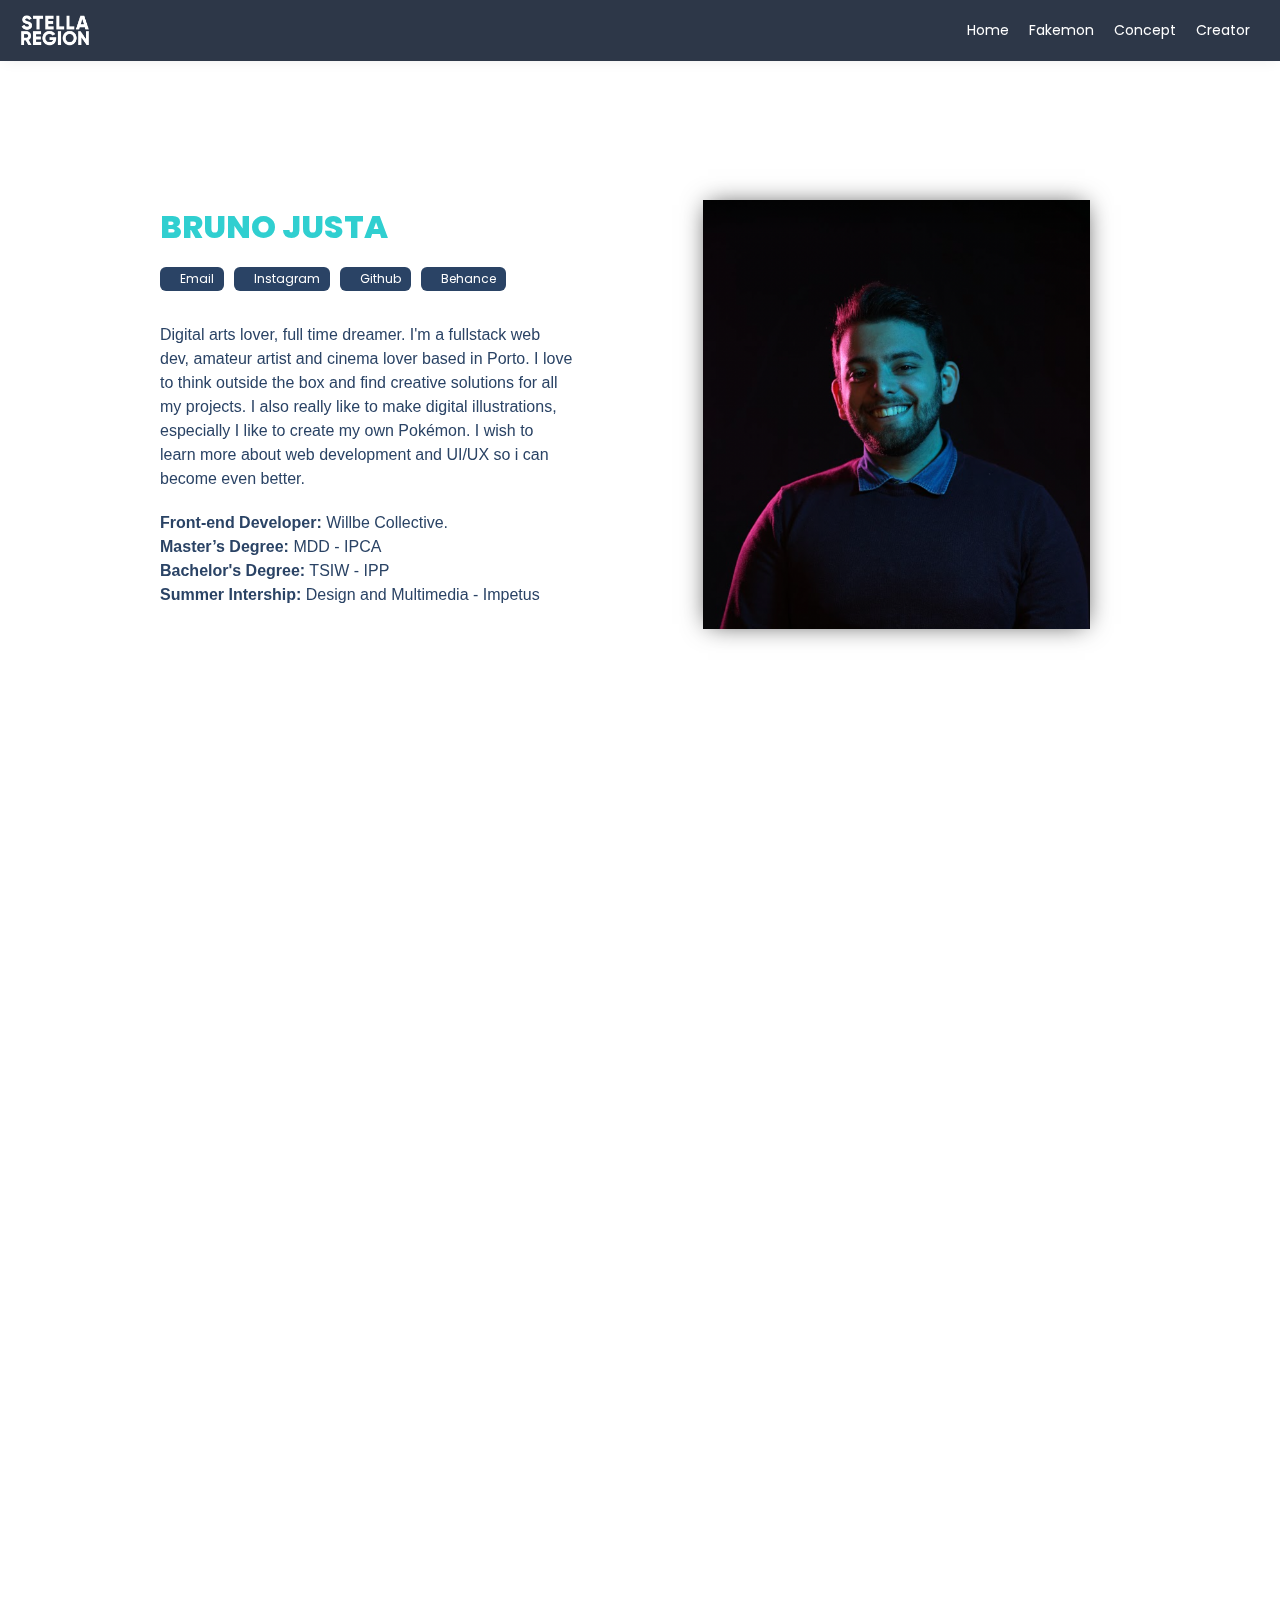
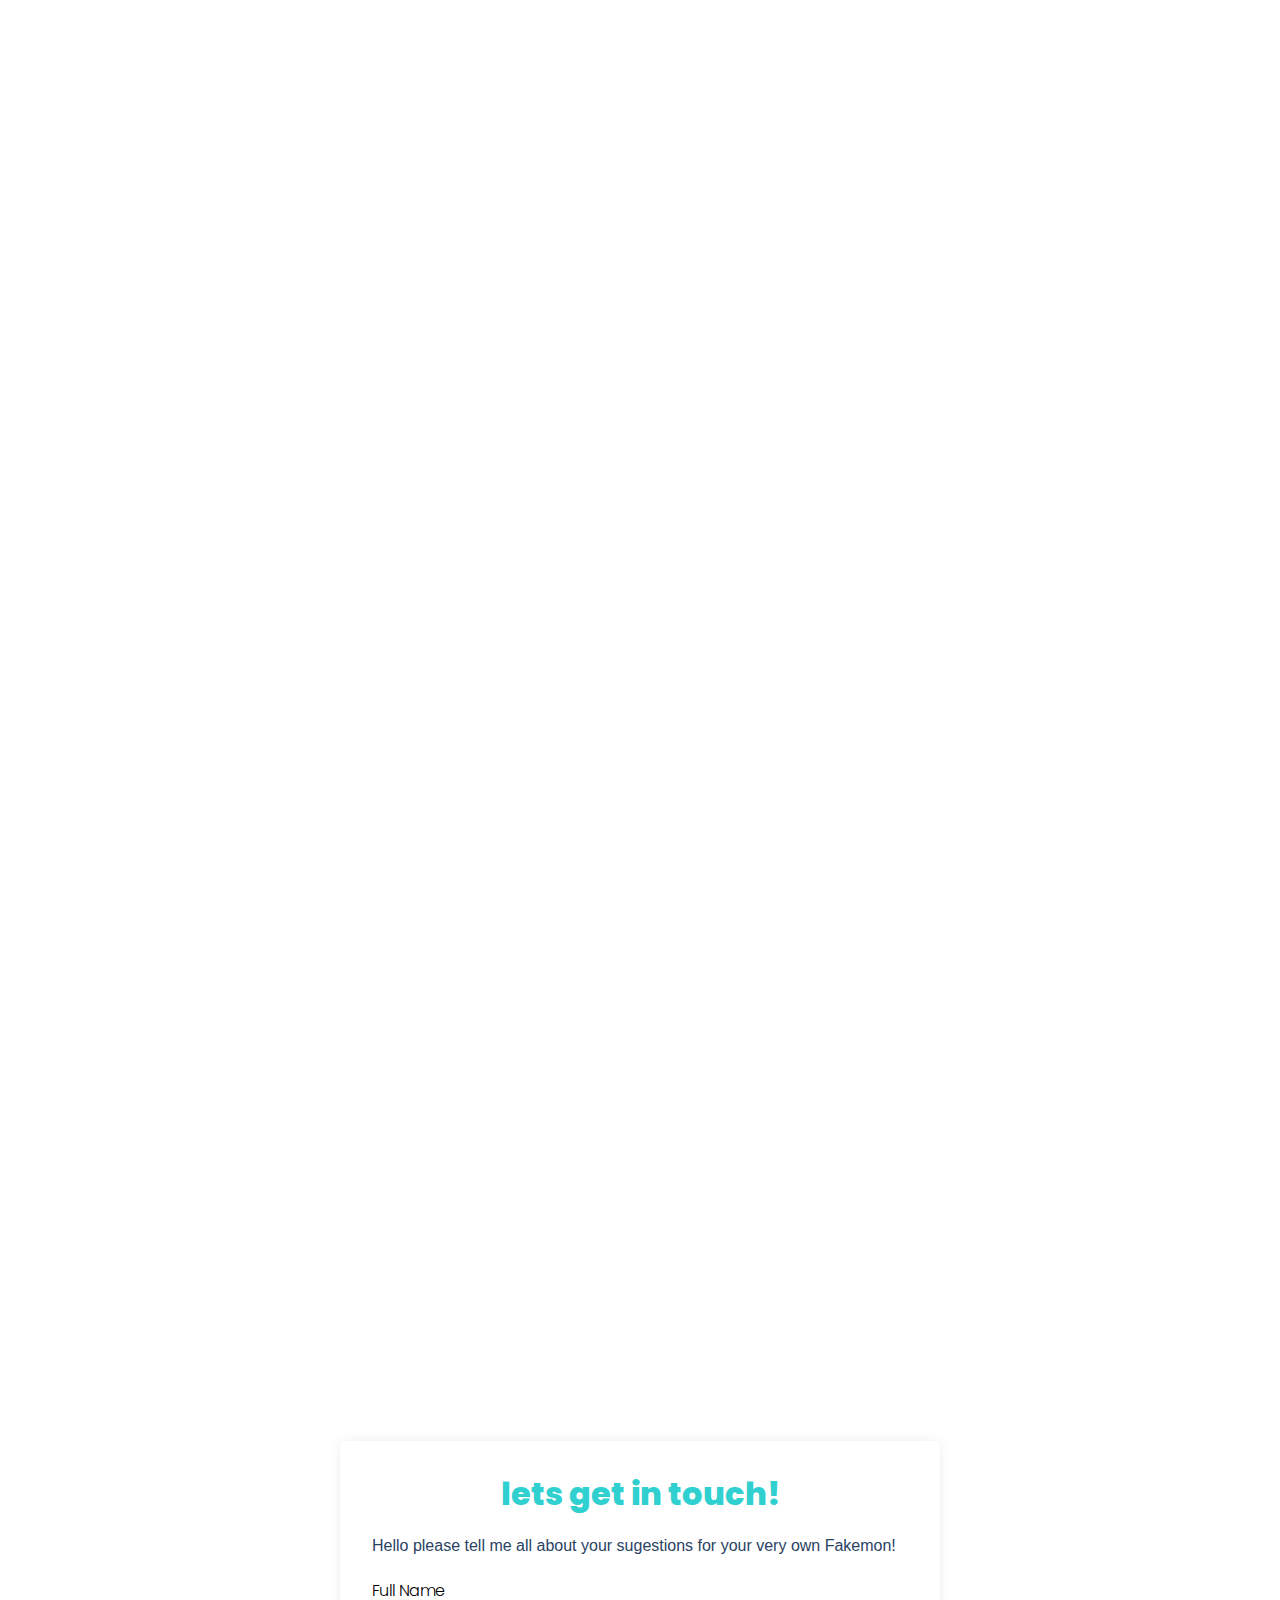
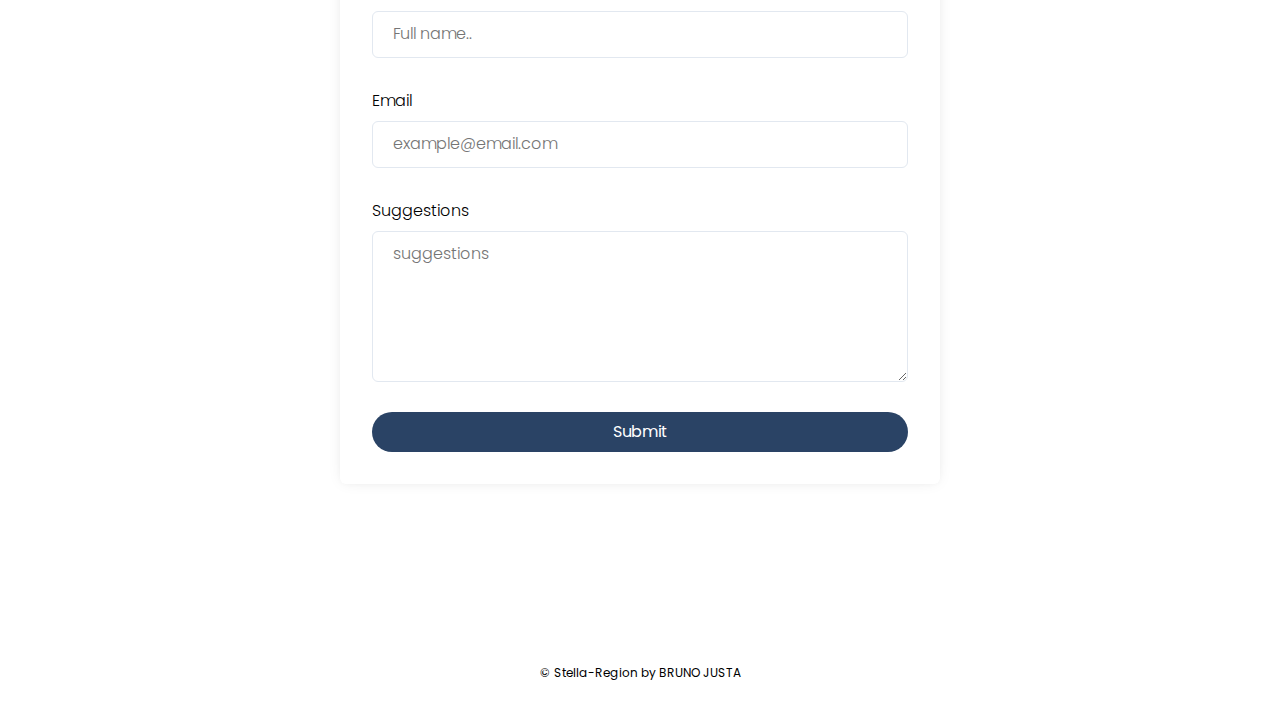
<file: creator.html>
<!DOCTYPE html>
<html lang="en">
  <head>
    <meta charset="UTF-8" />
    <meta http-equiv="X-UA-Compatible" content="IE=edge" />
    <meta name="viewport" content="width=device-width, initial-scale=1.0" />
    <title>Document</title>
    <link
      rel="stylesheet"
      href="https://pro.fontawesome.com/releases/v5.10.0/css/all.css"
      integrity="sha384-AYmEC3Yw5cVb3ZcuHtOA93w35dYTsvhLPVnYs9eStHfGJvOvKxVfELGroGkvsg+p"
      crossorigin="anonymous"
    />
    <link rel="stylesheet" href="./styles/global.css" />
    <link rel="stylesheet" href="./styles/creator.css" />
    <link href="https://unpkg.com/aos@2.3.1/dist/aos.css" rel="stylesheet" />
    <script src="https://unpkg.com/aos@2.3.1/dist/aos.js"></script>
  </head>
  <body>
    <div class="nav">
      <img src="./img/logo.png" alt="stella_region" style="width: 70px" />
      <div class="burger">
        <div class="dropdown">
          <i class="fas fa-align-justify"></i>
          <div class="dropdown-content-burger">
            <a href="/">Home </a>
            <a href="#">Fakmeon </a>
            <a href="#">Concept </a>
            <a href="/creator.html">Creator </a>
          </div>
        </div>
      </div>
      <ul class="menu">
        <li style="padding: 10px"><a href="/">Home</a></li>
        <div class="dropdown">
          <li class="dropbtn" style="padding: 10px">Fakemon</li>
          <div class="dropdown-content">
            <a href="#">All </a>
            <a href="#">New </a>
            <a href="#">Upcoming </a>
          </div>
        </div>
        <li style="padding: 10px">Concept</li>
        <li style="padding: 10px"><a href="creator.html">Creator</a></li>
      </ul>
    </div>

    <div class="creator-section">
      <div class="creator-text" data-aos="fade-up" data-aos-duration="1300">
        <h2 class="title">BRUNO JUSTA</h2>
        <div class="social-btns">
          <button class="button-xs">
            <i class="fa fa-envelope" aria-hidden="true"></i> Email
          </button>
          <button class="button-xs">
            <i class="fab fa-instagram"></i> Instagram
          </button>
          <button class="button-xs"><i class="fab fa-github"></i>Github</button>
          <button class="button-xs">
            <i class="fab fa-behance-square"></i>Behance
          </button>
        </div>
        <p class="text">
          Digital arts lover, full time dreamer. I'm a fullstack web dev,
          amateur artist and cinema lover based in Porto. I love to think
          outside the box and find creative solutions for all my projects. I
          also really like to make digital illustrations, especially I like to
          create my own Pokémon. I wish to learn more about web development and
          UI/UX so i can become even better.
        </p>
        <ul class="text">
          <li>
            <b style="font-weight: 600">Front-end Developer:</b> Willbe
            Collective.
          </li>
          <li><b style="font-weight: 600">Master’s Degree:</b> MDD - IPCA</li>
          <li><b style="font-weight: 600">Bachelor's Degree:</b> TSIW - IPP</li>
          <li>
            <b style="font-weight: 600"> Summer Intership:</b> Design and
            Multimedia - Impetus
          </li>
        </ul>
      </div>
      <div class="creator-image" data-aos="fade-up" data-aos-duration="1000">
        <img src="./img/bruno.png" alt="bruno_justa" style="width: 100%" />
      </div>
    </div>

    <div class="projects-section">
      <div class="projects-section" data-aos="fade-up" data-aos-duration="1300">
        <div class="project p1">
          <div class="know-more">
            <button class="button">know more</button>
          </div>
        </div>
        <div class="project p2">
          <div class="know-more">
            <button class="button">know more</button>
          </div>
        </div>
      </div>
      <div class="projects-section" data-aos="fade-up" data-aos-duration="1300">
        <div class="project p3">
          <div class="know-more">
            <button class="button">know more</button>
          </div>
        </div>
        <div class="project p4">
          <div class="know-more">
            <button class="button">know more</button>
          </div>
        </div>
      </div>
    </div>

    <div class="form-area">
      <form action="#" class="form">
        <h2 class="title">lets get in touch!</h2>
        <p class="text">
          Hello please tell me all about your sugestions for your very own
          Fakemon!
        </p>
        <label for="fname">Full Name</label>
        <input
          type="text"
          id="fname"
          name="firstname"
          class="input"
          placeholder="Full name.."
        />

        <label for="email">Email</label>
        <input
          type="email"
          id="email"
          name="email"
          class="input"
          placeholder="example@email.com"
        />

        <label for="suggestions">Suggestions</label>
        <textarea
          name="suggestions"
          id="suggestions"
          class="input"
          cols="30"
          rows="6"
          placeholder="suggestions"
        ></textarea>

        <input type="submit" value="Submit" class="button" />
      </form>
    </div>

    <footer class="footer">
      <div class="social">
        <a href="#"><i class="fab fa-facebook-f"></i></a>
        <a href="#"><i class="fab fa-twitter"></i></a>
        <a href="#"><i class="fab fa-instagram"></i></a>
        <a href="#"><i class="fab fa-behance-square"></i></a>
      </div>
      <p class="signature">© Stella-Region by BRUNO JUSTA</p>
    </footer>
    <script>
      AOS.init();
    </script>
  </body>
</html>
</file>
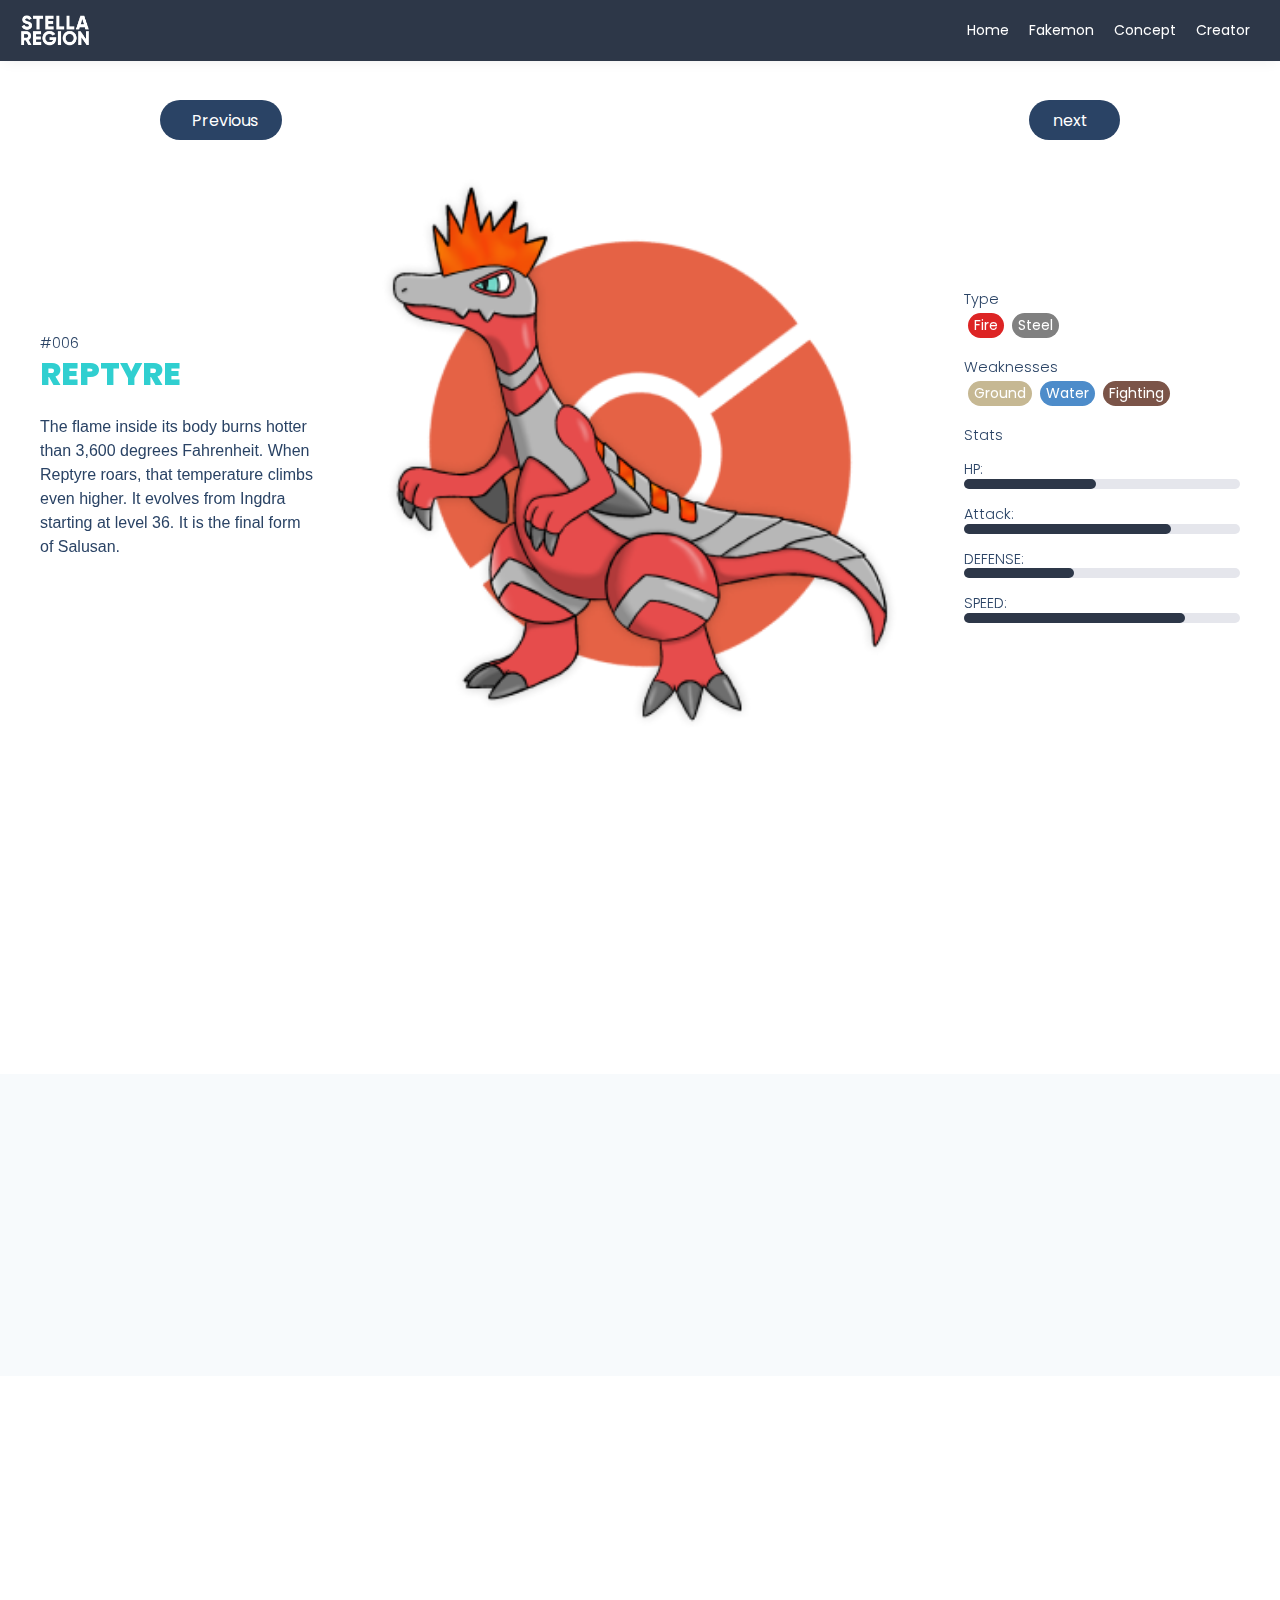
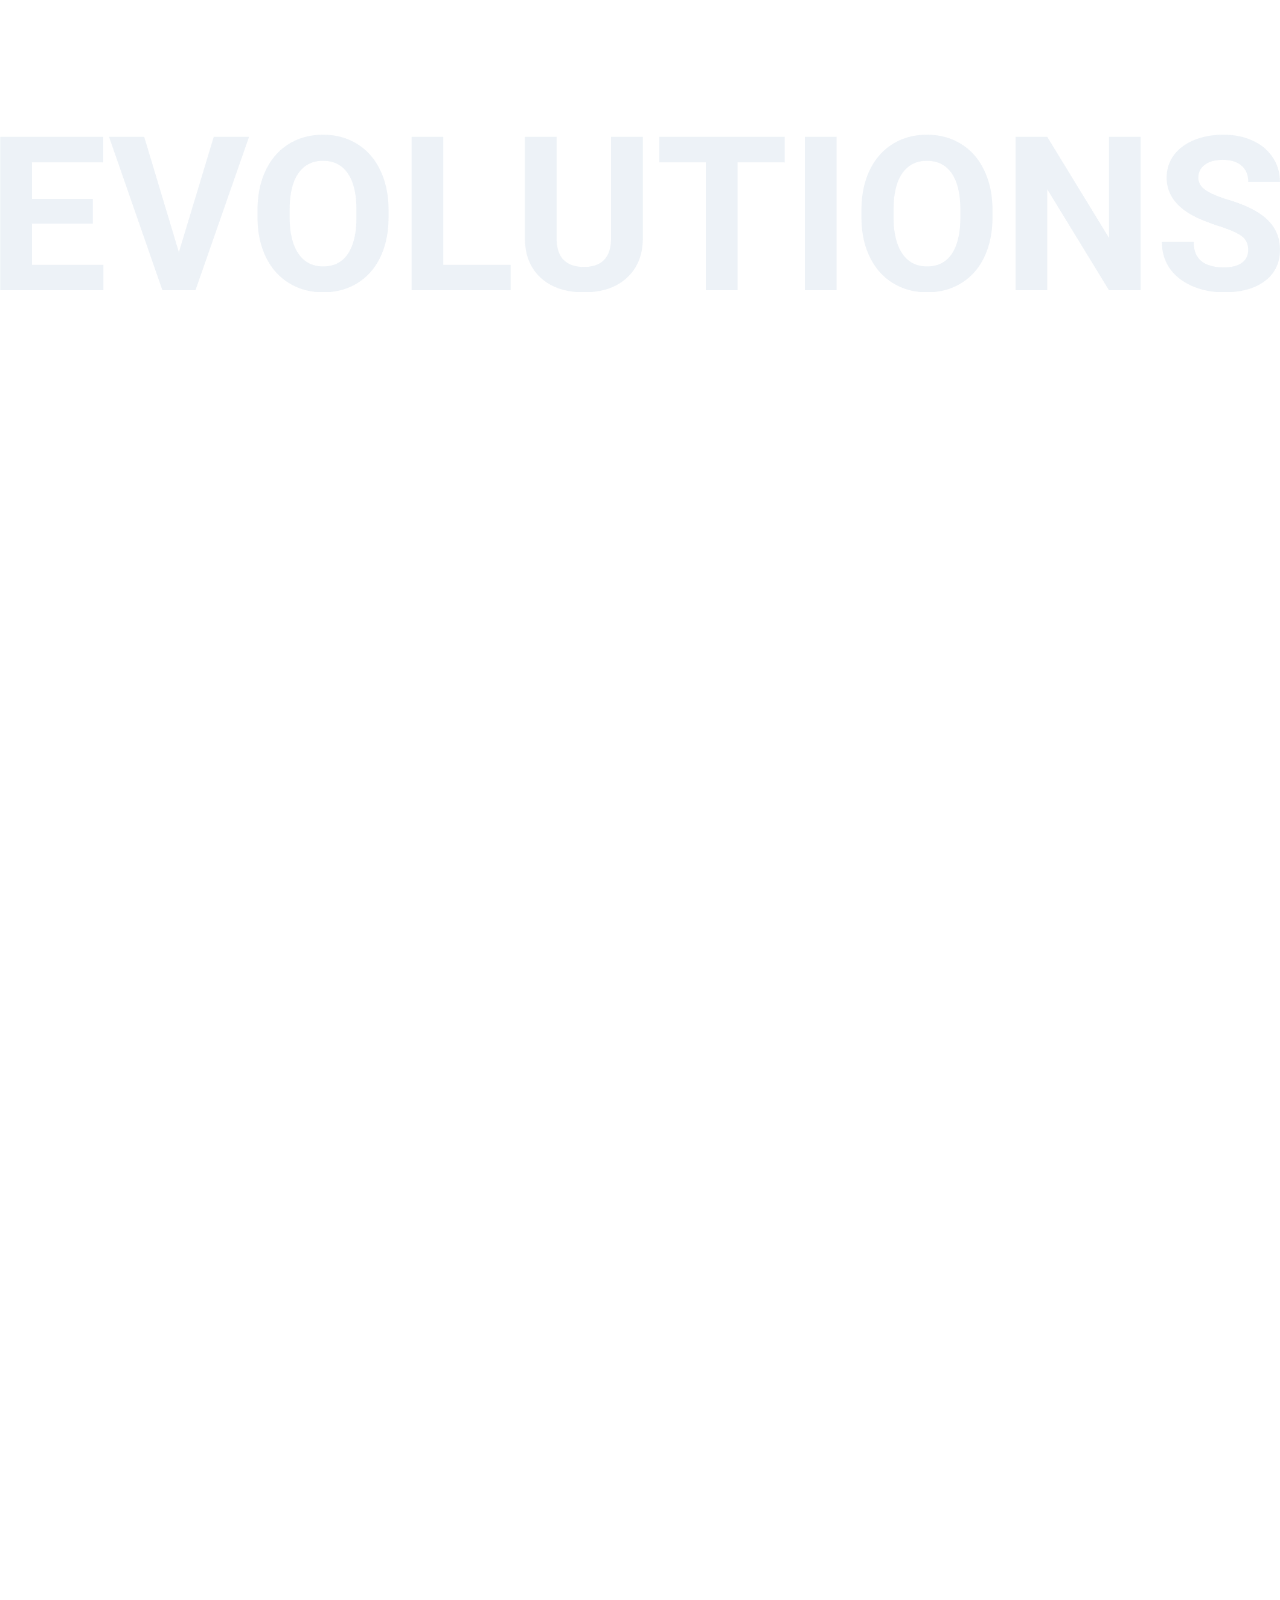
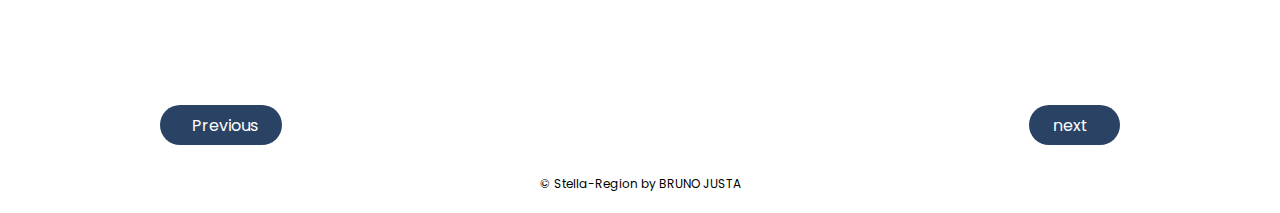
<file: details.html>
<!DOCTYPE html>
<html lang="en">
  <head>
    <meta charset="UTF-8" />
    <meta http-equiv="X-UA-Compatible" content="IE=edge" />
    <meta name="viewport" content="width=device-width, initial-scale=1.0" />
    <title>Document</title>
    <link
      rel="stylesheet"
      href="https://pro.fontawesome.com/releases/v5.10.0/css/all.css"
      integrity="sha384-AYmEC3Yw5cVb3ZcuHtOA93w35dYTsvhLPVnYs9eStHfGJvOvKxVfELGroGkvsg+p"
      crossorigin="anonymous"
    />
    <link rel="stylesheet" href="./styles/global.css" />
    <link rel="stylesheet" href="./styles/details.css" />
    <link href="https://unpkg.com/aos@2.3.1/dist/aos.css" rel="stylesheet" />
    <script src="https://unpkg.com/aos@2.3.1/dist/aos.js"></script>
  </head>
  <body>
    <div class="nav">
      <img src="./img/logo.png" alt="stella_region" style="width: 70px" />
      <div class="burger">
        <div class="dropdown">
          <i class="fas fa-align-justify"></i>
          <div class="dropdown-content-burger">
            <a href="/">Home </a>
            <a href="#">Fakmeon </a>
            <a href="#">Concept </a>
            <a href="/creator.html">Creator </a>
          </div>
        </div>
      </div>
      <ul class="menu">
        <li style="padding: 10px"><a href="/">Home</a></li>
        <div class="dropdown">
          <li class="dropbtn" style="padding: 10px">Fakemon</li>
          <div class="dropdown-content">
            <a href="#">All </a>
            <a href="#">New </a>
            <a href="#">Upcoming </a>
          </div>
        </div>
        <li style="padding: 10px">Concept</li>
        <li style="padding: 10px"><a href="creator.html">Creator</a></li>
      </ul>
    </div>
    <div class="navigation-section">
      <button class="button">
        <i class="fas fa-chevron-left" style="padding-right: 8px"></i>Previous
      </button>
      <button class="button">
        next<i class="fas fa-chevron-right" style="padding-left: 8px"></i>
      </button>
    </div>

    <div class="profile">
      <div class="text-info" data-aos="fade-up" data-aos-duration="1000">
        <p class="stats-text" data-aos="fade-up" data-aos-duration="1200">
          #006
        </p>
        <h2 class="title" data-aos="fade-up" data-aos-duration="1400">
          REPTYRE
        </h2>

        <p class="text" data-aos="fade-up" data-aos-duration="1600">
          The flame inside its body burns hotter than 3,600 degrees Fahrenheit.
          When Reptyre roars, that temperature climbs even higher. It evolves
          from Ingdra starting at level 36. It is the final form of Salusan.
        </p>
      </div>
      <div class="avatar-info" data-aos="fade-up" data-aos-duration="800">
        <img src="./img/detailsreptyre.png" alt="reptyre" style="width: 100%" />
      </div>
      <div class="stats-info" data-aos="fade-up">
        <div class="stats-area" data-aos="fade-up" data-aos-duration="1000">
          <h3 class="stats-text">Type</h3>
          <div class="type-personal">
            <div class="type-fire">Fire</div>
            <div class="type-fire" style="background-color: gray">Steel</div>
          </div>
        </div>

        <div class="stats-area" data-aos="fade-up" data-aos-duration="1200">
          <h3 class="stats-text">Weaknesses</h3>
          <div class="weaknesses-info">
            <div class="type-fire" style="background-color: #c6b893">
              Ground
            </div>
            <div class="type-fire" style="background-color: #4d8cca">Water</div>
            <div class="type-fire" style="background-color: #7b5448">
              Fighting
            </div>
          </div>
        </div>

        <div class="stats-area" data-aos="fade-up" data-aos-duration="1300">
          <h3 class="stats-text">Stats</h3>
          <div class="stat">
            <p class="stats-text">HP:</p>
            <div class="progress-bar">
              <div class="progress-hp"></div>
            </div>
          </div>
          <div class="stat">
            <p class="stats-text">Attack:</p>
            <div class="progress-bar">
              <div class="progress-attk"></div>
            </div>
          </div>
          <div class="stat">
            <p class="stats-text">DEFENSE:</p>
            <div class="progress-bar">
              <div class="progress-dfs"></div>
            </div>
          </div>
          <div class="stat">
            <p class="stats-text">SPEED:</p>
            <div class="progress-bar">
              <div class="progress-spd"></div>
            </div>
          </div>
        </div>
      </div>
    </div>

    <div class="habitat">
      <div class="habitat-section">
        <div class="habitat-map" data-aos="fade-right">
          <iframe
            width="100%"
            height="400px"
            style="
              border: 1px;
              border-radius: 20px;
              box-shadow: 0px 0px 14px -1px rgba(0, 0, 0, 0.43);
            "
            id="gmap_canvas"
            src="https://maps.google.com/maps?q=4570199%20Estela,%20Povoa%20de%20Varzim&t=k&z=13&ie=UTF8&iwloc=&output=embed"
            frameborder="0"
            scrolling="no"
            marginheight="0"
            marginwidth="0"
          ></iframe>
        </div>

        <div class="habitat-text" data-aos="fade-up" data-aos-duration="1000">
          <h2 class="title">REPTYRE</h2>
          <p class="text">
            The flame inside its body burns hotter than 3,600 degrees
            Fahrenheit. When Reptyre roars, that temperature climbs even higher.
            It evolves from Ingdra starting at level 36. It is the final form of
            Salusan.
          </p>
        </div>
      </div>
    </div>

    <div class="evolution">
      <div class="evolution-section">
        <div class="evo" data-aos="zoom-in-up" data-aos-delay="0">
          <img src="./img/evo1.png" alt="evo1" class="evo-image" />
          <p class="text">Salusan</p>
          <div style="display: flex">
            <div class="type-fire">Fire</div>
            <div class="type-fire" style="background-color: gray">Steel</div>
          </div>
        </div>
        <div class="level" data-aos="zoom-in-up" data-aos-delay="200">
          <img src="./img/rarecandy.png" alt="rare_candy" class="candy-image" />
          <i class="fas fa-chevron-right" style="padding-left: 8px"></i>
          <p class="text">Lvl. 16</p>
        </div>
        <div class="evo" data-aos="zoom-in-up" data-aos-delay="400">
          <img src="./img/evo2.png" alt="evo2" class="evo-image" />
          <p class="text">Ingdra</p>
          <div style="display: flex">
            <div class="type-fire">Fire</div>
            <div class="type-fire" style="background-color: gray">Steel</div>
          </div>
        </div>
        <div class="level" data-aos="zoom-in-up" data-aos-delay="600">
          <img src="./img/rarecandy.png" alt="rare_candy" class="candy-image" />
          <i class="fas fa-chevron-right" style="padding-left: 8px"></i>
          <p class="text">Lvl. 16</p>
        </div>
        <div class="evo" data-aos="zoom-in-up" data-aos-delay="800">
          <img src="./img/evo3.png" alt="evo3" class="evo-image" />
          <p class="text">Reptyre</p>
          <div style="display: flex">
            <div class="type-fire">Fire</div>
            <div class="type-fire" style="background-color: gray">Steel</div>
          </div>
        </div>
      </div>
    </div>

    <div class="gallery">
      <div class="gallery-img-1" data-aos="zoom-in" data-aos-delay="0"></div>
      <div class="gallery-img-2" data-aos="zoom-in" data-aos-delay="100"></div>
      <div class="gallery-img-3" data-aos="zoom-in" data-aos-delay="200"></div>
      <div class="gallery-img-4" data-aos="zoom-in" data-aos-delay="300"></div>
      <div class="gallery-img-5" data-aos="zoom-in" data-aos-delay="400"></div>
      <div class="gallery-img-6" data-aos="zoom-in" data-aos-delay="500"></div>
      <div class="gallery-img-7" data-aos="zoom-in" data-aos-delay="600"></div>
      <div class="gallery-img-8" data-aos="zoom-in" data-aos-delay="700"></div>
    </div>

    <div class="inspiration-section">
      <div class="inspiration-img" data-aos="fade-up" data-aos-duration="1000">
        <img
          src="./img/laurinhanosaurus.png"
          alt="laurinhanosaurus"
          style="width: 100%"
        />
      </div>

      <div class="inspiration-text" data-aos="fade-up" data-aos-duration="1300">
        <h2 class="title">REPTYRE</h2>
        <p class="text">
          The flame inside its body burns hotter than 3,600 degrees Fahrenheit.
          When Reptyre roars, that temperature climbs even higher. It evolves
          from Ingdra starting at level 36. It is the final form of Salusan.
        </p>
      </div>
    </div>

    <div class="navigation-section">
      <button class="button">
        <i class="fas fa-chevron-left" style="padding-right: 8px"></i>Previous
      </button>
      <button class="button">
        next<i class="fas fa-chevron-right" style="padding-left: 8px"></i>
      </button>
    </div>

    <footer class="footer">
      <div class="social">
        <a href="#"><i class="fab fa-facebook-f"></i></a>
        <a href="#"><i class="fab fa-twitter"></i></a>
        <a href="#"><i class="fab fa-instagram"></i></a>
        <a href="#"><i class="fab fa-behance-square"></i></a>
      </div>
      <p class="signature">© Stella-Region by BRUNO JUSTA</p>
    </footer>
    <script>
      AOS.init();
    </script>
  </body>
</html>
</file>
<file: styles/global.css>
@import url("https://fonts.googleapis.com/css2?family=Poppins:ital,wght@0,100;0,200;0,300;0,400;0,500;0,600;0,700;0,800;0,900;1,100;1,200;1,300;1,400;1,500;1,600;1,700;1,800;1,900&display=swap");

* {
  margin: 0;
  padding: 0;
  border: 0;
  font-size: 100%;
  font: inherit;
  vertical-align: baseline;
}

ol,
ul {
  list-style: none;
}

table {
  border-collapse: collapse;
  border-spacing: 0;
}

html {
  box-sizing: border-box;
  overflow-x: hidden;
}

body {
  padding-top: 20px;
  box-sizing: border-box;
  overflow-x: hidden;
  display: flex;
  flex-direction: column;
  justify-content: center;
  align-items: center;
}

*,
*:before,
*:after {
  box-sizing: inherit;
}

:root {
  --primary: #2a4365;
  --secundary: #30cfd0;
  --yellow: #ffd600;
  --terciary: #2d3748;
  --gray: #f7fafc;
  --shadow: 0px 0px 15px -3px rgba(0, 0, 0, 0.1),
    0px 0px 6px -2px rgba(0, 0, 0, 0.05);
}

.nav {
  width: 100%;
  background-color: var(--terciary);
  position: fixed;
  top: 0px;
  z-index: 100;
  padding: 10px 20px 10px 20px;
  display: flex;
  justify-content: space-between;
  align-items: center;
  box-shadow: var(--shadow);
}
.nav a {
  color: white;
  text-decoration: none;
}

.burger {
  color: white;
  font-size: 24px;
  display: none;
}

.menu {
  display: flex;
  color: white;
  font-family: Poppins;
  font-size: 14px;
}

.dropbtn {
  color: white;
  border: none;
  background-color: transparent;
}

.dropdown {
  position: relative;
  display: inline-block;
  background-color: transparent;
}

.dropdown-content {
  display: none;
  position: absolute;
  background-color: #f1f1f1;
  min-width: 160px;
  box-shadow: 0px 8px 16px 0px rgba(0, 0, 0, 0.2);
  z-index: 1;
}

.dropdown-content a {
  color: black;
  padding: 12px 16px;
  text-decoration: none;
  display: block;
}

.dropdown-content a:hover {
  background-color: #ddd;
}

.dropdown:hover .dropdown-content {
  display: block;
}

.dropdown-content-burger {
  display: none;
  position: absolute;
  background-color: #f1f1f1;
  min-width: 160px;
  box-shadow: 0px 8px 16px 0px rgba(0, 0, 0, 0.2);
  z-index: 1;
  margin-left: -100px;
}

.dropdown-content-burger a {
  color: black;
  padding: 12px 16px;
  text-decoration: none;
  display: block;
  color: var(--primary);
  font-size: 1rem;
  font-family: Arial, Helvetica, sans-serif;
  font-weight: 400;
  margin-bottom: 20px;
  line-height: 150%;
}

.dropdown-content-burger a:hover {
  background-color: #ddd;
}

.dropdown:hover .dropdown-content-burger {
  display: block;
}

.title {
  color: var(--secundary);
  font-size: 2rem;
  font-family: Poppins;
  font-weight: 800;
  margin-bottom: 20px;
  text-align: center;
  line-height: 130%;
}

.text {
  color: var(--primary);
  font-size: 1rem;
  font-family: Arial, Helvetica, sans-serif;
  font-weight: 400;
  margin-bottom: 20px;
  line-height: 150%;
}

.button {
  background-color: var(--primary);
  border: none;
  color: white;
  font-family: Poppins;
  font-size: 16px;
  height: 40px;
  border-radius: 100px;
  padding: 0 24px 0 24px;
  cursor: pointer;
  transition: all 200ms ease-in-out;
  position: relative;
  overflow: hidden;
  z-index: 1;
}

.button:hover {
  transform: scale(1.05);
  color: #fff;
}

.button::after {
  content: "";
  position: absolute;
  display: block;
  transform: skewX(15deg);
  top: 0;
  right: -10%;
  width: 0;
  height: 100%;
  background: var(--secundary);
  z-index: -1;
  transition: width 400ms ease-in-out;
}

.button:hover::after {
  left: -10%;
  width: 120%;
}

div[class$="-section"] {
  width: 100%;
  max-width: 1440px;
  display: flex;
  justify-content: space-between;
  align-items: center;
  padding: 0 10em 0 10em;
  margin-top: 150px;
}
div[class$="-text"] {
  width: 100%;
  max-width: 500px;
  display: flex;
  flex-direction: column;
  justify-content: center;
  align-items: flex-start;
}

div[class$="-img"] {
  width: 100%;
}

.footer {
  width: 100%;
  /*  position: absolute; */
  bottom: 0;
  margin-bottom: 20px;
  display: flex;
  flex-direction: column;
  align-items: center;
  justify-content: center;
  font-size: 12px;
  font-family: Poppins;
}

.social a {
  color: #2a4365;
  margin: 0 10px 10px 10px;
  font-size: 20px;
}

@media (max-width: 768px) {
  .menu {
    display: none;
  }
  .burger {
    display: block;
  }
}
</file>
<file: styles/creator.css>
.social-btns {
  display: flex;
  flex-direction: row;
}

.button-xs {
  display: flex;
  align-items: center;
  background-color: var(--primary);
  border: none;
  color: white;
  font-family: Poppins;
  font-size: 12px;
  height: 24px;
  border-radius: 6px;
  padding: 0 10px 0 10px;
  cursor: pointer;
  transition: all 200ms ease-in-out;
  position: relative;
  overflow: hidden;
  z-index: 1;
  margin-right: 10px;
  margin-bottom: 32px;
}
.button-xs i {
  margin-right: 10px;
}

.button-xs:hover {
  transform: scale(1.05);
  color: #fff;
}

.button-xs::after {
  content: "";
  position: absolute;
  display: block;
  transform: skewX(15deg);
  top: 0;
  right: -10%;
  width: 0;
  height: 100%;
  background: var(--secundary);
  z-index: -1;
  transition: width 400ms ease-in-out;
}

.button-xs:hover::after {
  left: -10%;
  width: 120%;
}

.creator-text {
  width: 100%;
  max-width: 500px;
  display: flex;
  flex-direction: column;
  justify-content: center;
  align-items: flex-start;
  margin-right: 100px;
}

.creator-image {
  width: 100%;
  min-width: 300px;
  padding: 30px;
}

.creator-image img {
  box-shadow: 0px 0px 24px -5px rgba(0, 0, 0, 0.74);
}

.projects-section {
  align-items: center;
  justify-content: center;
}

.project {
  width: 520px;
  height: 400px;
  border: 0;
  border-radius: 20px;
  cursor: pointer;
  transition: all 200ms ease-in-out;
  position: relative;
  box-shadow: var(--shadow);
  margin-bottom: 32px;
}

.p1 {
  background-image: url("../img/tetris.png");
  background-repeat: no-repeat;
  background-size: cover;
  background-position: center;
}
.p2 {
  background-image: url("../img/impetus.png");
  background-repeat: no-repeat;
  background-size: cover;
  background-position: center;
}
.p3 {
  background-image: url("../img/pointer.png");
  background-repeat: no-repeat;
  background-size: cover;
  background-position: center;
}
.p4 {
  background-image: url("../img/ondisplay.png");
  background-repeat: no-repeat;
  background-size: cover;
  background-position: center;
}

.project:hover {
  transform: scale(1.01);
  color: #fff;
}

.know-more {
  background-color: #2d37484d;
  width: 100%;
  position: absolute;
  height: 100%;
  display: none;
  align-items: center;
  justify-content: center;
  border: 0;
  border-radius: 20px;
}
.project:hover > .know-more {
  display: flex;
}

@media only screen and (max-width: 1380px) {
  .projects-section {
    flex-direction: column;
  }
  .p1 {
    margin-right: 0;
  }
  .project {
    width: 680px;
    height: 450px;
  }
}

@media only screen and (max-width: 900px) {
  div[class$="-section"] {
    padding: 0 1em 0 1em;
    flex-direction: column;
  }

  .creator-section {
    flex-direction: column-reverse !important;
  }

  div[class$="-text"] {
    align-items: center;
  }

  .creator-text {
    margin-right: 0px;
    align-items: center;
  }

  .title {
    font-size: 1.8rem;
    padding-top: 30px;
  }

  .text {
    text-align: center;
  }
  .p1 {
    margin-right: 0;
  }
  .project {
    width: 380px;
    height: 250px;
  }
}

.form-area {
  width: 100%;
  display: flex;
  flex-direction: column;
  justify-content: space-between;
  align-items: center;
  padding: 0 10em 0 10em;
  margin-top: 150px;
}

.input {
  width: 100%;
  padding: 12px 20px;
  margin: 8px 0;
  display: inline-block;
  color: #a0aec0;
  border: 1px solid #e2e8f0;
  border-radius: 6px;
  box-sizing: border-box;
  font-size: 1rem;
  font-family: Poppins;
  font-weight: 300;
  line-height: 130%;
  margin-bottom: 30px;
}
label {
  font-size: 1rem;
  font-family: Poppins;
  font-weight: 300;
}

.form {
  border: 0;
  border-radius: 6px;
  display: flex;
  flex-direction: column;
  width: 100%;
  padding: 32px;
  background-color: white;
  box-shadow: var(--shadow);
  margin: 150px 0 150px 0;
  min-width: 360px;
  max-width: 600px;
}
</file>
<file: styles/details.css>
.navigation-section {
  margin-top: 80px !important;
}

.evolution {
  margin: 200px 0 200px 0;
  width: 100vw;
  position: relative;
  left: calc(-50vw + 50%);
  background-image: url("../img/Evolutions.png");
  background-repeat: no-repeat;
  background-size: contain;
  background-position: center;
  display: flex;
  justify-content: center;
  align-items: center;
}

.profile {
  padding: 20px;
  margin-bottom: 200px;
  width: 100%;
  max-width: 1240px;
  display: grid;
  grid-template-columns: 1fr 1fr 1fr 1fr;
  grid-template-rows: 1fr;
  gap: 32px;
  grid-template-areas:
    "text-info avatar-info avatar-info stats-info"
    "text-info avatar-info avatar-info stats-info";
  justify-content: center;
  align-items: center;
}
.text-info {
  grid-area: text-info;
}
.text-info h2 {
  grid-area: text-info;
  text-align: start;
}
.avatar-info {
  grid-area: avatar-info;
}
.stats-info {
  grid-area: stats-info;
}

.evo {
  height: inherit !important;
  width: 100%;
  display: flex;
  flex-direction: column;
  align-items: center;
  justify-content: flex-end;
}

.level {
  height: 150px;
  width: 100%;
  display: flex;
  flex-direction: column;
  align-items: center;
  justify-content: space-around;
}

.evo-image {
  width: 100%;
  max-width: 200px;
  margin-bottom: 2px;
}

.candy-image {
  width: 100%;
  max-height: 30px;
  max-width: 30px;
}

.type-fire {
  font-family: Poppins;
  font-weight: 400;
  font-size: 14px;
  color: #fff;
  border-radius: 100px;
  border: 0;
  background: #dd2424;
  padding: 2px 6px 2px 6px;
  margin: 4px;
}

.habitat-map {
  width: 100%;
  padding: 50px;
}

.habitat-section,
.evolution-section {
  margin-top: 0 !important;
}

.habitat {
  width: 100vw;
  position: relative;
  left: calc(-50vw + 50%);
  background: linear-gradient(
    0deg,
    rgba(255, 255, 255, 1) 20%,
    rgba(247, 250, 252, 1) 20%,
    rgba(247, 250, 252, 1) 80%,
    rgba(255, 255, 255, 1) 80%
  );
  display: flex;
  justify-content: center;
  align-items: center;
}

.gallery {
  margin: 100px 0 150px 0;
  height: 400px;
  width: 100%;
  display: grid;
  grid-template-columns: 1fr 1fr 1fr 1fr 1fr 1fr;
  grid-template-rows: 1fr 1fr;
  gap: 10px;
  grid-auto-flow: row;
  grid-template-areas:
    "gallery-img-1 gallery-img-3 gallery-img-3 gallery-img-4 gallery-img-6 gallery-img-7"
    "gallery-img-2 gallery-img-3 gallery-img-3 gallery-img-5 gallery-img-6 gallery-img-8";
}

.gallery-img-1 {
  grid-area: gallery-img-1;
  background-image: url("../img/salusan_2.png");
  background-repeat: no-repeat;
  background-size: cover;
  background-position: center;
}

.gallery-img-2 {
  grid-area: gallery-img-2;
  background-image: url("../img/salusan_5.png");
  background-repeat: no-repeat;
  background-size: cover;
  background-position: center;
}

.gallery-img-3 {
  grid-area: gallery-img-3;
  background-image: url("../img/salusan_7.png");
  background-repeat: no-repeat;
  background-size: cover;
  background-position: center;
}

.gallery-img-4 {
  grid-area: gallery-img-4;
  background-image: url("../img/salusan_3.png");
  background-repeat: no-repeat;
  background-size: cover;
  background-position: center;
}

.gallery-img-5 {
  grid-area: gallery-img-5;
  background-image: url("../img/salusan_4.png");
  background-repeat: no-repeat;
  background-size: cover;
  background-position: center;
}

.gallery-img-6 {
  grid-area: gallery-img-6;
  background-image: url("../img/salusan_1.png");
  background-repeat: no-repeat;
  background-size: cover;
  background-position: center;
}

.gallery-img-7 {
  grid-area: gallery-img-7;
  background-image: url("../img/salusan_6.png");
  background-repeat: no-repeat;
  background-size: cover;
  background-position: center;
}

.gallery-img-8 {
  grid-area: gallery-img-8;
  background-image: url("../img/salusan_8.png");
  background-repeat: no-repeat;
  background-size: cover;
  background-position: center;
}

@media only screen and (max-width: 1100px) {
  div[class$="-section"] {
    padding: 0 1em 0 1em;
  }

  .info-section {
    flex-direction: column-reverse;
  }
  .habitat-section {
    flex-direction: column-reverse;
    background: linear-gradient(
      0deg,
      rgba(247, 250, 252, 1) 0%,
      rgba(247, 250, 252, 1) 100%
    );
  }
  .inspiration-section {
    flex-direction: column-reverse;
  }

  div[class$="-text"] {
    align-items: center;
  }

  .text-info h2 {
    grid-area: text-info;
    text-align: center;
  }
  .text {
    text-align: center;
  }

  .title {
    font-size: 1.8rem;
    padding-top: 30px;
  }
}

@media only screen and (max-width: 768px) {
  .profile {
    display: grid;
    grid-template-columns: 1fr;
    grid-template-rows: 1fr 1fr 1fr 1fr;
    gap: 0px 0px;
    grid-template-areas:
      "avatar-info"
      "avatar-info"
      "text-info"
      "stats-info";
  }
  .gallery {
    height: 2000px;
    grid-template-columns: 1fr 1fr;
    grid-template-rows: 1fr 1fr 1fr 1fr 1fr 1fr 1fr 1fr;
    grid-template-areas:
      "gallery-img-1 gallery-img-2"
      "gallery-img-3 gallery-img-3"
      "gallery-img-3 gallery-img-3"
      "gallery-img-4 gallery-img-5"
      "gallery-img-6 gallery-img-6"
      "gallery-img-6 gallery-img-6"
      "gallery-img-6 gallery-img-6"
      "gallery-img-7 gallery-img-8";
  }
}

.weaknesses-info {
  display: flex;
  flex-direction: row;
}
.type-personal {
  display: flex;
  flex-direction: row;
}

.stats-area {
  margin: 16px 0 16px 0;
}
.stat {
  margin: 16px 0 16px 0;
}
.stats-text {
  color: var(--primary);
  font-size: 0.9rem;
  font-family: Poppins;
  font-weight: 300;
  line-height: 130%;
}

.progress-bar {
  background-color: #e5e6ec;
  height: 10px;
  border: 0;
  border-radius: 100px;
}

.progress-hp {
  width: 48%;
  height: 100%;
  background-color: #2d3748;
  border: 0;
  border-radius: 100px;
}
.progress-attk {
  width: 75%;
  height: 100%;
  background-color: #2d3748;
  border: 0;
  border-radius: 100px;
}

.progress-dfs {
  width: 40%;
  height: 100%;
  background-color: #2d3748;
  border: 0;
  border-radius: 100px;
}

.progress-spd {
  width: 80%;
  height: 100%;
  background-color: #2d3748;
  border: 0;
  border-radius: 100px;
}
</file>
